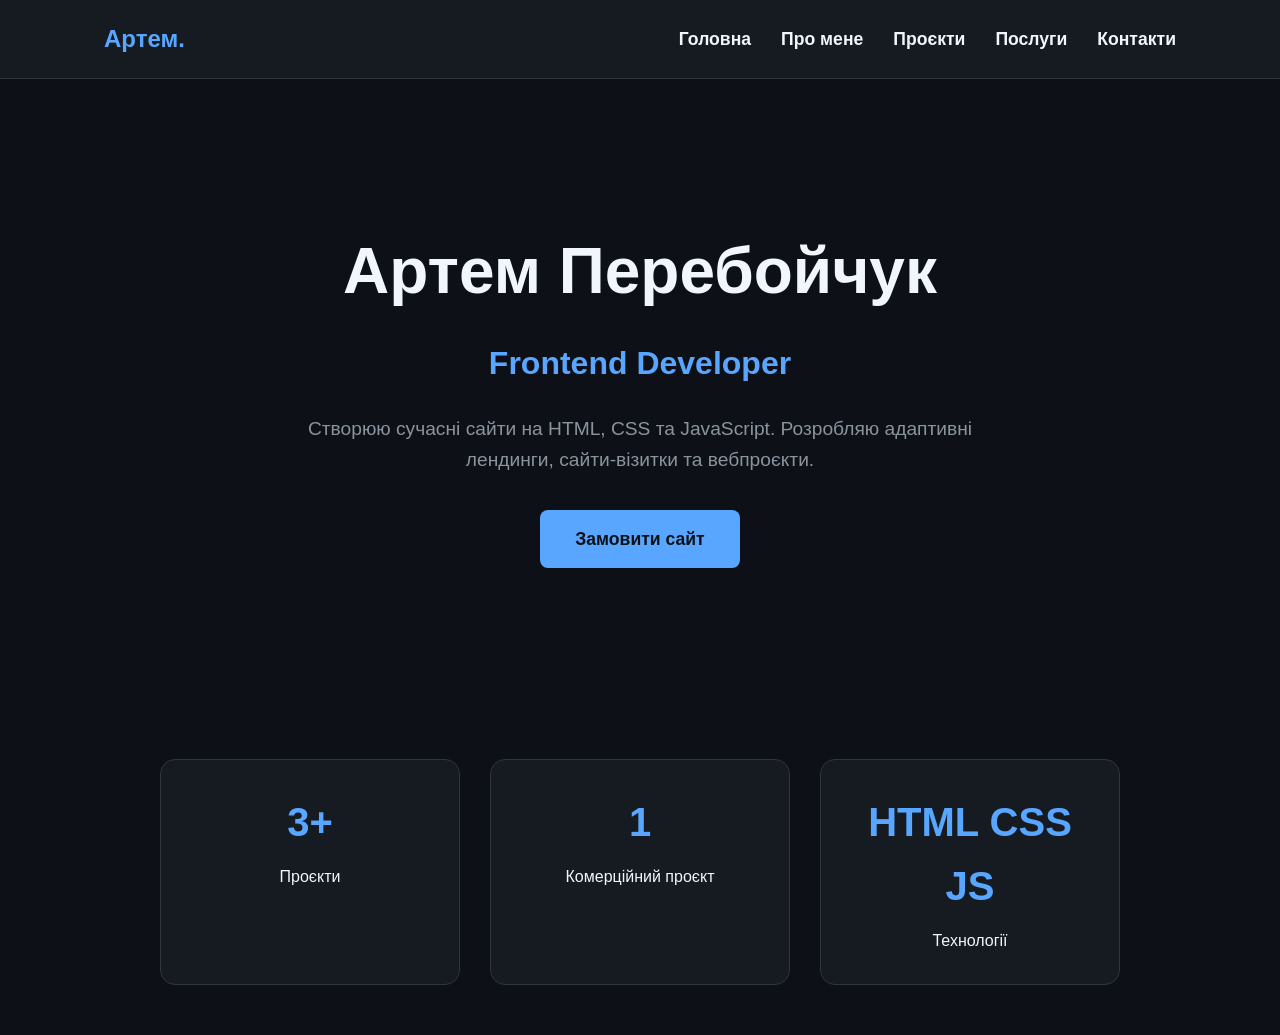
<file: index.html>
<!DOCTYPE html>
<html lang="uk">
<head>
    <meta charset="UTF-8">
    <meta name="viewport" content="width=device-width, initial-scale=1.0">
    <title>Артем Перебойчук | Frontend Developer</title>
    <link rel="stylesheet" href="style.css">
    <link rel="icon" href="icon.png" type="image/png">
</head>
<body>
    <header>
    <nav>
        <a href="index.html" class="logo">Артем.</a>
        
        <div class="hamburger" id="hamburger">
            <span></span>
            <span></span>
            <span></span>
        </div>

        <ul id="nav-links">
            <li><a href="index.html">Головна</a></li>
            <li><a href="about.html">Про мене</a></li>
            <li><a href="projects.html">Проєкти</a></li>
            <li><a href="services.html">Послуги</a></li>
            <li><a href="contact.html">Контакти</a></li>
        </ul>
    </nav>
</header>

    <main>
        <section class="hero">
            <h1>Артем Перебойчук</h1>
            <h2>Frontend Developer</h2>
            <p>
                Створюю сучасні сайти на HTML, CSS та JavaScript.
                Розробляю адаптивні лендинги, сайти-візитки та вебпроєкти.
            </p>
            <a href="contact.html" class="btn">Замовити сайт</a>
        </section>

        <section class="stats">
            <div class="stat-card">
                <h3>3+</h3>
                <p>Проєкти</p>
            </div>
            <div class="stat-card">
                <h3>1</h3>
                <p>Комерційний проєкт</p>
            </div>
            <div class="stat-card">
                <h3>HTML CSS JS</h3>
                <p>Технології</p>
            </div>
        </section>
    </main>
<script src="script.js"></script>
</body>
</html>
</file>
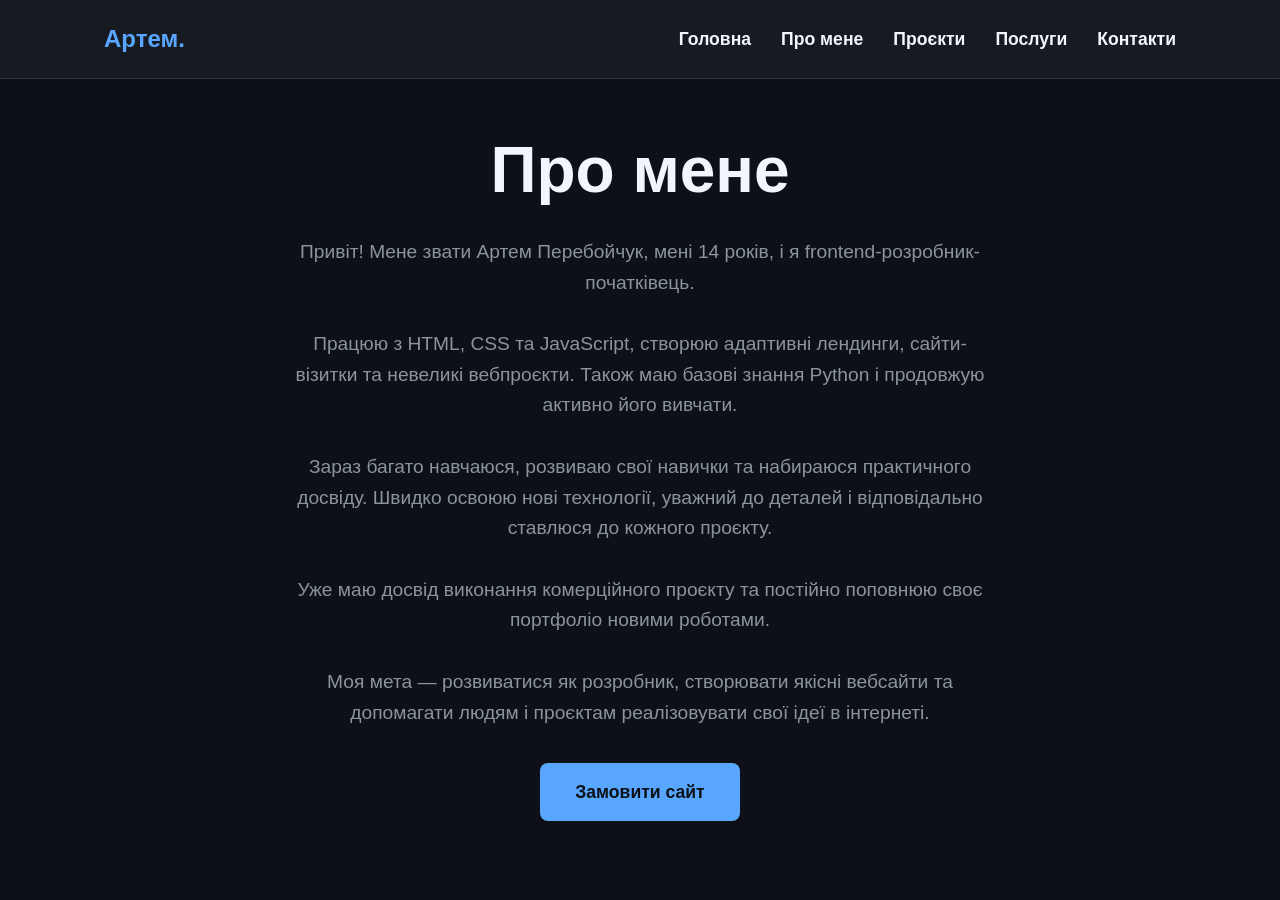
<file: about.html>
<!DOCTYPE html>
<html lang="uk">
<head>
    <meta charset="UTF-8">
    <meta name="viewport" content="width=device-width, initial-scale=1.0">
    <title>Артем Перебойчук | Frontend Developer</title>
    <link rel="stylesheet" href="style.css">
    <link rel="icon" href="icon.png" type="image/png">
</head>
<body>
    <header>
    <nav>
        <a href="index.html" class="logo">Артем.</a>
        
        <div class="hamburger" id="hamburger">
            <span></span>
            <span></span>
            <span></span>
        </div>

        <ul id="nav-links">
            <li><a href="index.html">Головна</a></li>
            <li><a href="about.html">Про мене</a></li>
            <li><a href="projects.html">Проєкти</a></li>
            <li><a href="services.html">Послуги</a></li>
            <li><a href="contact.html">Контакти</a></li>
        </ul>
    </nav>
</header>

    <main>
        <section class="hero">
            <h1>Про мене</h1>
            <p>
                Привіт! Мене звати Артем Перебойчук, мені 14 років, і я frontend-розробник-початківець. <br><br>

                Працюю з HTML, CSS та JavaScript, створюю адаптивні лендинги, сайти-візитки та невеликі вебпроєкти. Також маю базові знання Python і продовжую активно його вивчати.<br><br>
                
                Зараз багато навчаюся, розвиваю свої навички та набираюся практичного досвіду. Швидко освоюю нові технології, уважний до деталей і відповідально ставлюся до кожного проєкту.<br><br>
                
                Уже маю досвід виконання комерційного проєкту та постійно поповнюю своє портфоліо новими роботами.<br><br>
                
                Моя мета — розвиватися як розробник, створювати якісні вебсайти та допомагати людям і проєктам реалізовувати свої ідеї в інтернеті.


            </p>
            <a href="contact.html" class="btn">Замовити сайт</a>
        </section>
    </main>
    <script src="script.js"></script>
</body>
</html>
</file>
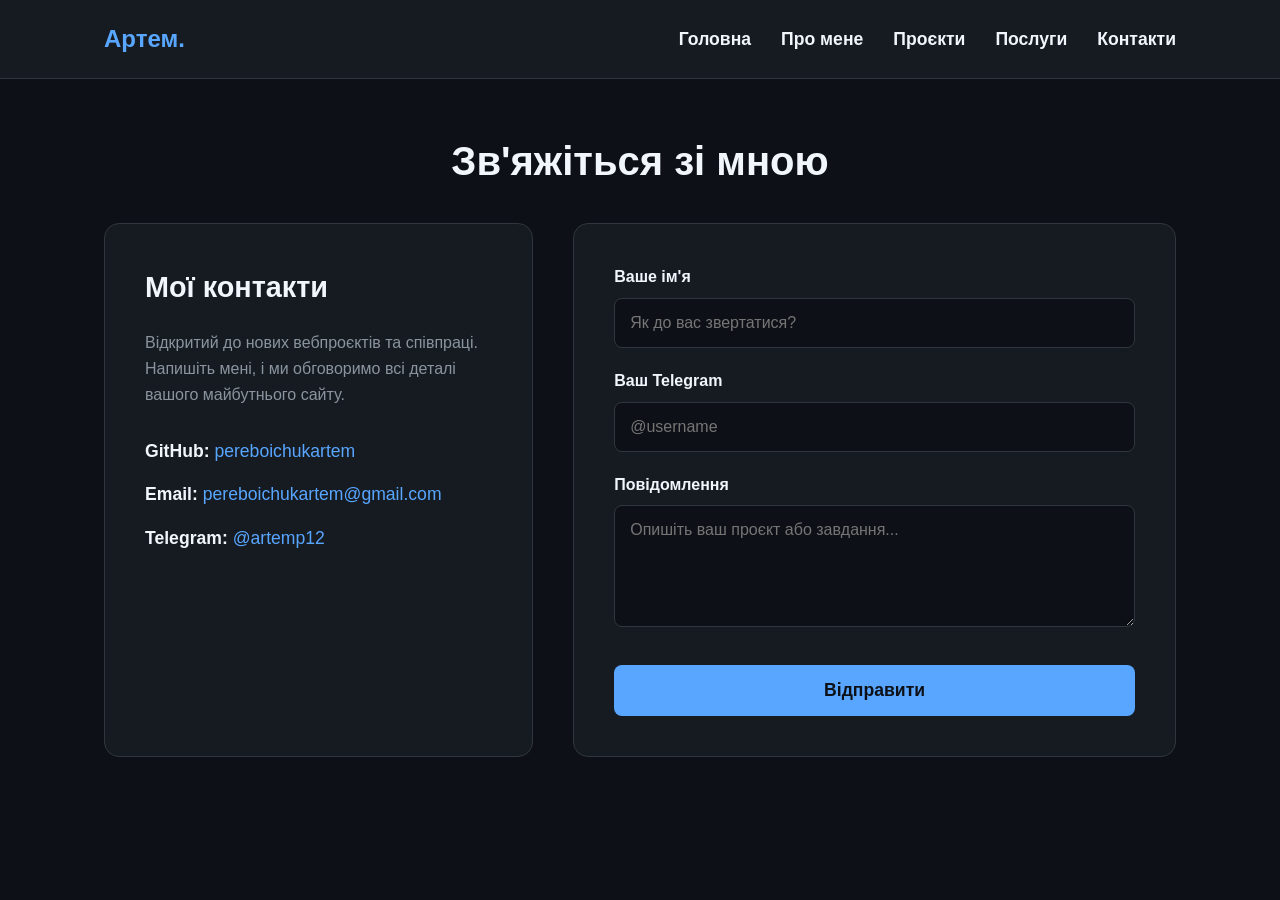
<file: contact.html>
<!DOCTYPE html>
<html lang="uk">

<head>
    <meta charset="UTF-8">
    <meta name="viewport" content="width=device-width, initial-scale=1.0">
    <title>Артем Перебойчук | Frontend Developer</title>
    <link rel="stylesheet" href="style.css">
    <link rel="icon" href="icon.png" type="image/png">
</head>

<body>
    <header>
    <nav>
        <a href="index.html" class="logo">Артем.</a>
        
        <div class="hamburger" id="hamburger">
            <span></span>
            <span></span>
            <span></span>
        </div>

        <ul id="nav-links">
            <li><a href="index.html">Головна</a></li>
            <li><a href="about.html">Про мене</a></li>
            <li><a href="projects.html">Проєкти</a></li>
            <li><a href="services.html">Послуги</a></li>
            <li><a href="contact.html">Контакти</a></li>
        </ul>
    </nav>
</header>

    <main class="container">
        <h1 class="page-title">Зв'яжіться зі мною</h1>

        <div class="contact-wrap">
            <div class="contact-info">
                <h2>Мої контакти</h2>
                <p>Відкритий до нових вебпроєктів та співпраці. Напишіть мені, і ми обговоримо всі деталі вашого
                    майбутнього сайту.</p>

                <ul class="info-list">
                    <li><strong>GitHub:</strong> <a href="https://github.com/pereboichukartem"
                            target="_blank">pereboichukartem</a></li>
                    <li><strong>Email:</strong> <a
                            href="mailto:pereboichukartem@gmail.com">pereboichukartem@gmail.com</a></li>
                    <li><strong>Telegram:</strong> <a href=""
                            target="_blank">@artemp12</a></li>
                </ul>
            </div>

            <div class="contact-form">
                <form id="tg-form">
                    <div class="form-group">
                        <label for="name">Ваше ім'я</label>
                        <input type="text" id="name" required placeholder="Як до вас звертатися?">
                    </div>
                    <div class="form-group">
                        <label for="email">Ваш Telegram</label>
                        <input type="text" id="telegram" required placeholder="@username" pattern="^@[A-Za-z0-9_]{5,32}$" title="Юзернейм має починатися з @ і містити від 5 до 32 символів (літери, цифри, підкреслення)">
                    </div>
                    <div class="form-group">
                        <label for="message">Повідомлення</label>
                        <textarea id="message" rows="5" required placeholder="Опишіть ваш проєкт або завдання..."></textarea>
                    </div>
                    <button type="submit" class="btn">Відправити</button>
                </form>
            </div>
        </div>
    </main>
<script src="script.js"></script>
</body>

</html>
</file>
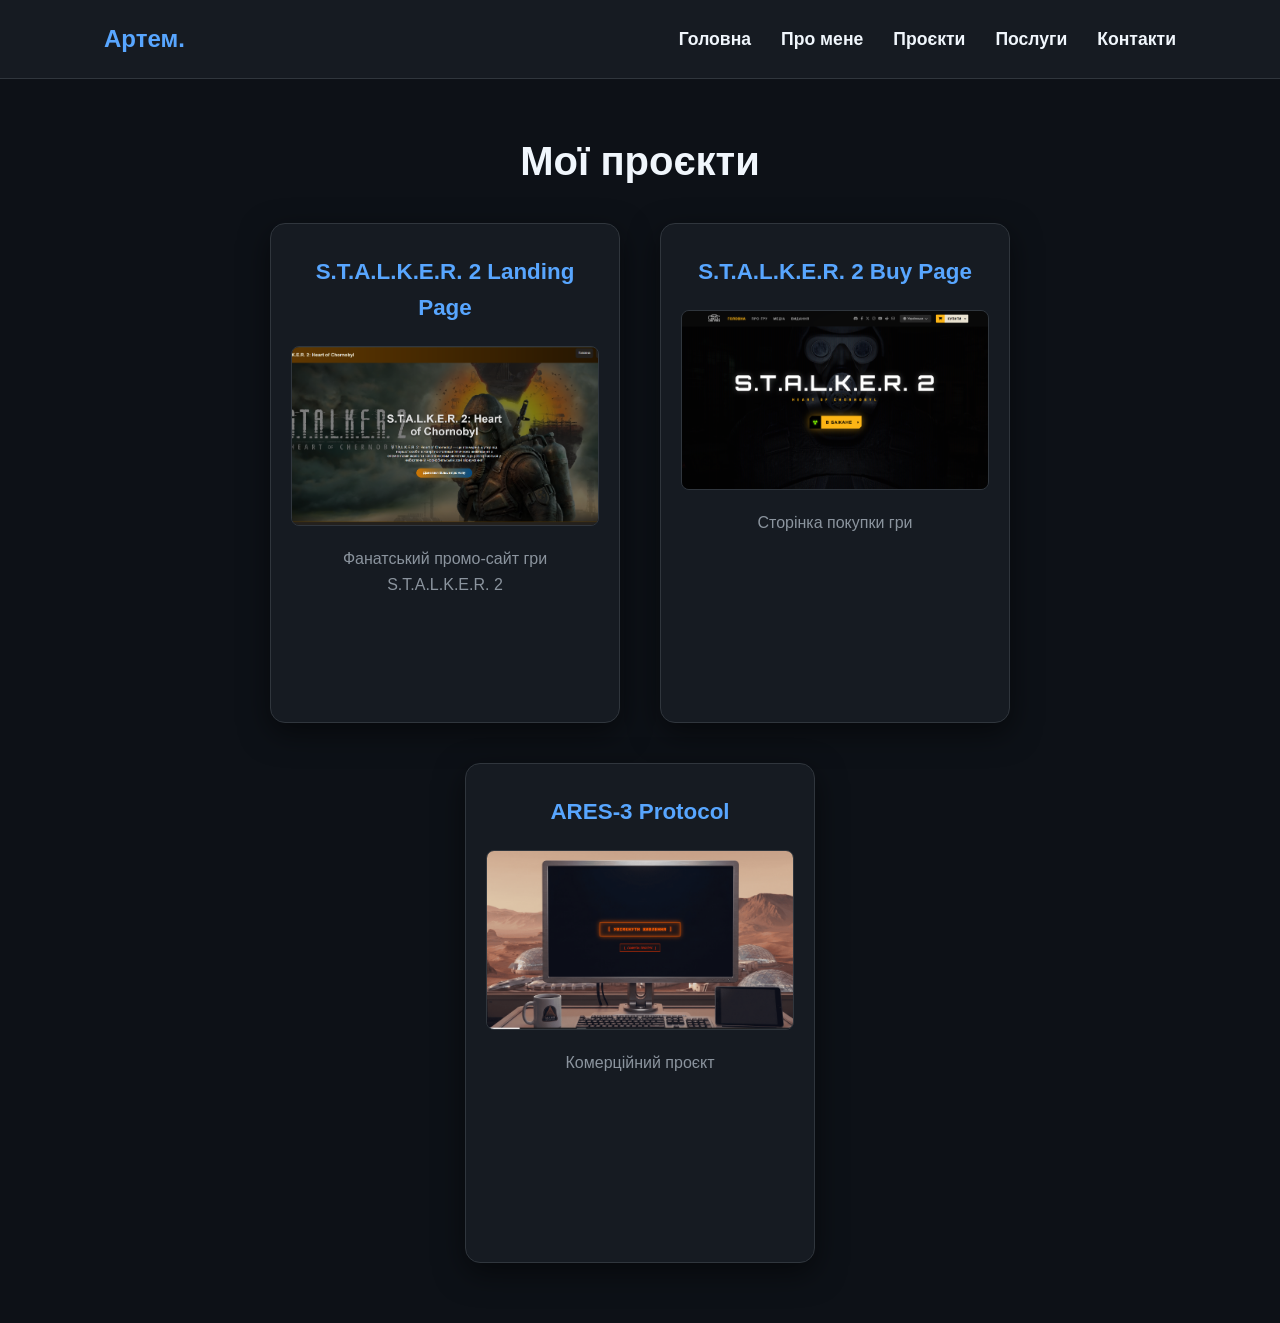
<file: projects.html>
<!DOCTYPE html>
<html lang="uk">
<head>
    <meta charset="UTF-8">
    <meta name="viewport" content="width=device-width, initial-scale=1.0">
    <title>Артем Перебойчук | Frontend Developer</title>
    <link rel="stylesheet" href="style.css">
    <link rel="icon" href="icon.png" type="image/png">
</head>
<body>
    <header>
    <nav>
        <a href="index.html" class="logo">Артем.</a>
        
        <div class="hamburger" id="hamburger">
            <span></span>
            <span></span>
            <span></span>
        </div>

        <ul id="nav-links">
            <li><a href="index.html">Головна</a></li>
            <li><a href="about.html">Про мене</a></li>
            <li><a href="projects.html">Проєкти</a></li>
            <li><a href="services.html">Послуги</a></li>
            <li><a href="contact.html">Контакти</a></li>
        </ul>
    </nav>
</header>

    <main class="container">
        <h1 class="page-title">Мої проєкти</h1>

        <div class="cards-wrap">
            <div class="project-card">
                <div class="card-front">
                    <h2>S.T.A.L.K.E.R. 2 Landing Page</h2>
                    <img src="Stalker2.png" alt="S.T.A.L.K.E.R. 2" class="img">
                    <p>Фанатський промо-сайт гри S.T.A.L.K.E.R. 2</p>
                </div>
                <div class="card-back">
                    <h2>S.T.A.L.K.E.R. 2</h2>
                    <p>Адаптивний лендинг, створений за допомогою HTML5 та CSS3. Реалізовано тематичний дизайн та сучасний інтерфейс.</p>
                    <a href="https://pereboichukartem.github.io/S.T.A.L.K.E.R.2/S.T.A.L.K.E.R._menu" class="details" target="_blank">Переглянути</a>
                </div>
            </div>

            <div class="project-card">
                <div class="card-front">
                    <h2>S.T.A.L.K.E.R. 2 Buy Page</h2>
                    <img src="Stalker2_buy.png" alt="Buy Page" class="img">
                    <p>Сторінка покупки гри</p>
                </div>
                <div class="card-back">
                    <h2>Buy Page</h2>
                    <p>Сторінка з описом видань гри, сучасним дизайном та адаптивною версткою.</p>
                    <a href="https://pereboichukartem.github.io/Stalker2_buy/" class="details" target="_blank">Переглянути</a>
                </div>
            </div>

            <div class="project-card">
                <div class="card-front">
                    <h2>ARES-3 Protocol</h2>
                    <img src="Mars.png" alt="ARES-3" class="img">
                    <p>Комерційний проєкт</p>
                </div>
                <div class="card-back">
                    <h2>ARES-3 Protocol</h2>
                    <p>Інтерактивний sci-fi проєкт. Робота виконана в рамках конкурсу. Проєкт посів 2 місце. Виграш - 5000 грн </p>
                    <a href="https://pereboichukartem.github.io/ARES-3-Protocol-Red-Horizon-Surviva/" class="details" target="_blank">Переглянути</a>
                </div>
            </div>
        </div>
    </main>
<script src="script.js"></script>
</body>
</html>
</file>
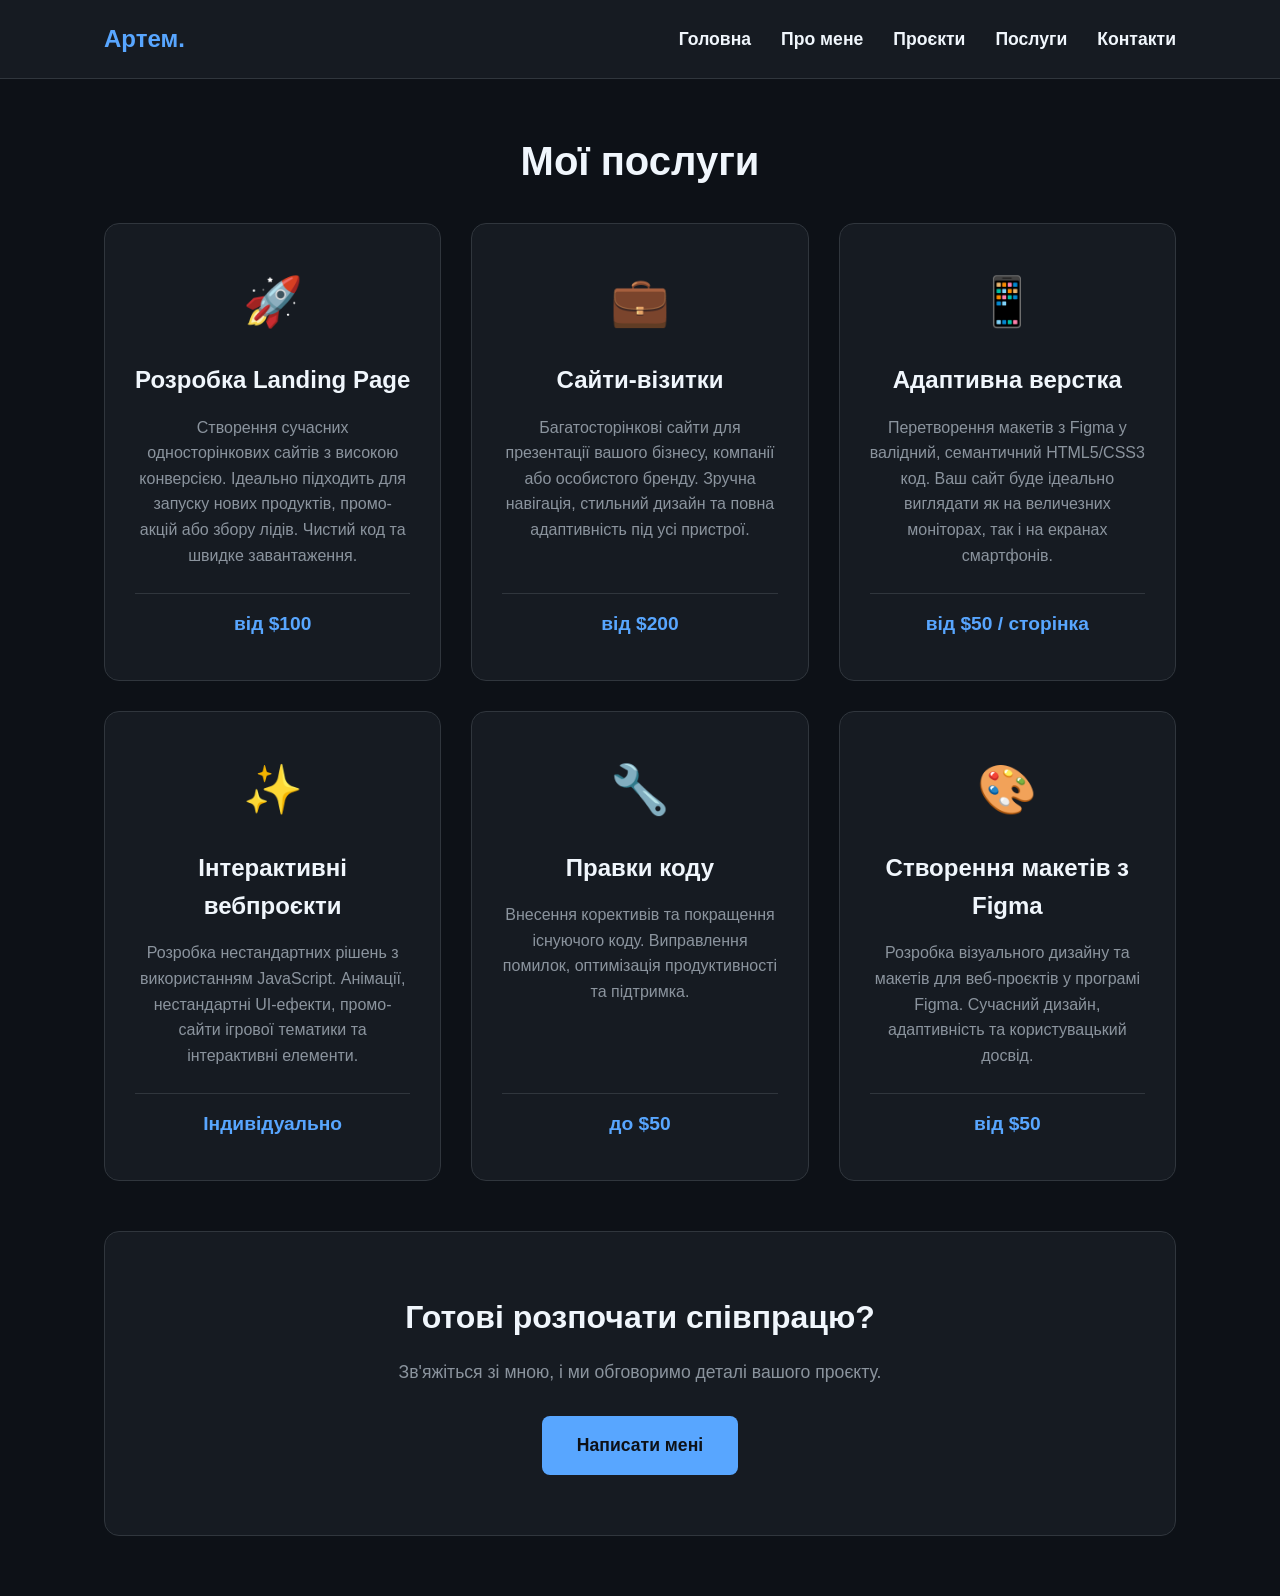
<file: services.html>
<!DOCTYPE html>
<html lang="uk">
<head>
    <meta charset="UTF-8">
    <meta name="viewport" content="width=device-width, initial-scale=1.0">
    <title>Артем Перебойчук | Frontend Developer</title>
    <link rel="stylesheet" href="style.css">
    <link rel="icon" href="icon.png" type="image/png">
</head>
<body>
    <header>
    <nav>
        <a href="index.html" class="logo">Артем.</a>
        
        <div class="hamburger" id="hamburger">
            <span></span>
            <span></span>
            <span></span>
        </div>

        <ul id="nav-links">
            <li><a href="index.html">Головна</a></li>
            <li><a href="about.html">Про мене</a></li>
            <li><a href="projects.html">Проєкти</a></li>
            <li><a href="services.html">Послуги</a></li>
            <li><a href="contact.html">Контакти</a></li>
        </ul>
    </nav>
</header>

    <main class="container">
        <h1 class="page-title">Мої послуги</h1>

        <div class="services-wrap">
            <div class="service-card">
                <div class="service-icon">🚀</div>
                <h2>Розробка Landing Page</h2>
                <p>Створення сучасних односторінкових сайтів з високою конверсією. Ідеально підходить для запуску нових продуктів, промо-акцій або збору лідів. Чистий код та швидке завантаження.</p>
                <div class="price">від $100</div>
            </div>

            <div class="service-card">
                <div class="service-icon">💼</div>
                <h2>Сайти-візитки</h2>
                <p>Багатосторінкові сайти для презентації вашого бізнесу, компанії або особистого бренду. Зручна навігація, стильний дизайн та повна адаптивність під усі пристрої.</p>
                <div class="price">від $200</div>
            </div>

            <div class="service-card">
                <div class="service-icon">📱</div>
                <h2>Адаптивна верстка</h2>
                <p>Перетворення макетів з Figma у валідний, семантичний HTML5/CSS3 код. Ваш сайт буде ідеально виглядати як на величезних моніторах, так і на екранах смартфонів.</p>
                <div class="price">від $50 / сторінка</div>
            </div>

            <div class="service-card">
                <div class="service-icon">✨</div>
                <h2>Інтерактивні вебпроєкти</h2>
                <p>Розробка нестандартних рішень з використанням JavaScript. Анімації, нестандартні UI-ефекти, промо-сайти ігрової тематики та інтерактивні елементи.</p>
                <div class="price">Індивідуально</div>
            </div>

            <div class="service-card">
                <div class="service-icon"> 🔧</div>
                <h2>Правки коду</h2>
                <p>Внесення корективів та покращення існуючого коду. Виправлення помилок, оптимізація продуктивності та підтримка.</p>
                <div class="price">до $50</div>
            </div>

            <div class="service-card">
                <div class="service-icon">🎨</div>
                <h2>Створення макетів з Figma</h2>
                <p>Розробка візуального дизайну та макетів для веб-проєктів у програмі Figma. Сучасний дизайн, адаптивність та користувацький досвід.</p>
                <div class="price">від $50</div>
            </div>
        </div>

        <div class="cta-section">
            <h2>Готові розпочати співпрацю?</h2>
            <p>Зв'яжіться зі мною, і ми обговоримо деталі вашого проєкту.</p>
            <a href="contact.html" class="btn">Написати мені</a>
        </div>
    </main>
    <script src="script.js"></script>
</body>
</html>
</file>
<file: style.css>
* {
    margin: 0;
    padding: 0;
    box-sizing: border-box;
}

body {
    font-family: Arial, sans-serif;
    background: #0D1117;
    color: #F0F6FC;
    line-height: 1.6;
}

header {
    padding: 20px 0;
    background: #161B22;
    border-bottom: 1px solid #30363D;
    position: relative;
}

nav {
    display: flex;
    justify-content: space-between;
    align-items: center;
    max-width: 1200px;
    margin: 0 auto;
    padding: 0 5%;
}

.logo {
    font-size: 1.5rem;
    font-weight: bold;
    color: #58A6FF;
    text-decoration: none;
}

nav ul {
    list-style: none;
    display: flex;
    gap: 30px;
    align-items: center;
}

nav a {
    text-decoration: none;
    color: #F0F6FC;
    transition: color 0.3s ease;
    font-weight: bold;
    font-size: 1.1rem;
}

nav a:hover {
    color: #58A6FF;
}

/* Гамбургер */
.hamburger {
    display: none;
    flex-direction: column;
    justify-content: space-between;
    width: 26px;
    height: 18px;
    cursor: pointer;
    z-index: 1001;
}

.hamburger span {
    display: block;
    height: 3px;
    width: 100%;
    background-color: #F0F6FC;
    border-radius: 3px;
    transition: all 0.3s ease;
}

.hamburger.active span:nth-child(1) {
    transform: translateY(7.5px) rotate(45deg);
}

.hamburger.active span:nth-child(2) {
    opacity: 0;
}

.hamburger.active span:nth-child(3) {
    transform: translateY(-7.5px) rotate(-45deg);
}

/*  ЗАГАЛЬНІ ЕЛЕМЕНТИ */
.container {
    padding: 0 5%;
    margin: 0 auto;
    max-width: 1200px;
}

.page-title {
    text-align: center;
    margin: 50px 0 30px;
    font-size: 2.5rem;
    color: #F0F6FC;
}

.btn {
    background: #58A6FF;
    color: #0D1117;
    text-decoration: none;
    padding: 15px 35px;
    border-radius: 8px;
    font-weight: bold;
    transition: transform 0.3s ease, box-shadow 0.3s ease;
    display: inline-block;
    border: none;
    cursor: pointer;
    font-size: 1.1rem;
}

.btn:hover {
    transform: translateY(-3px);
    box-shadow: 0 8px 20px rgba(88, 166, 255, 0.4);
}

/*  ГОЛОВНА СТОРІНКА  */
.hero {
    min-height: 70vh;
    display: flex;
    flex-direction: column;
    justify-content: center;
    align-items: center;
    text-align: center;
    padding: 40px 20px;
}

.hero h1 { font-size: 4rem; margin-bottom: 15px; color: #F0F6FC; }
.hero h2 { color: #58A6FF; margin-bottom: 25px; font-size: 2rem; }
.hero p { max-width: 700px; font-size: 1.2rem; color: #8B949E; margin-bottom: 35px; }

.stats {
    display: flex;
    justify-content: center;
    gap: 30px;
    flex-wrap: wrap;
    padding: 50px 20px;
    max-width: 1000px;
    margin: 0 auto;
}

.stat-card {
    background: #161B22;
    padding: 30px;
    border-radius: 15px;
    text-align: center;
    border: 1px solid #30363D;
    flex: 1;
    min-width: 250px;
    transition: transform 0.3s ease;
}

.stat-card:hover { transform: translateY(-5px); }
.stat-card h3 { color: #58A6FF; font-size: 2.5rem; margin-bottom: 10px; }

/*  ПРОЄКТИ */
.cards-wrap {
    display: flex;
    flex-wrap: wrap;
    gap: 40px;
    justify-content: center;
    perspective: 1000px;
    padding-bottom: 60px;
}

.project-card {
    width: 350px;
    height: 500px;
    position: relative;
    transform-style: preserve-3d;
    transition: transform 0.8s cubic-bezier(0.4, 0.2, 0.2, 1);
    cursor: pointer;
}

.project-card:hover { transform: rotateY(180deg); }

.card-front, .card-back {
    position: absolute;
    width: 100%;
    height: 100%;
    top: 0;
    left: 0;
    border: 1px solid #30363D;
    border-radius: 15px;
    background: #161B22;
    color: #F0F6FC;
    backface-visibility: hidden;
    display: flex;
    flex-direction: column;
    align-items: center;
    justify-content: flex-start;
    padding: 30px 20px;
    box-shadow: 0 10px 30px rgba(0, 0, 0, 0.5);
}

.card-back {
    background: #0D1117;
    transform: rotateY(180deg);
    justify-content: center;
}

.project-card h2 { font-size: 1.4rem; margin-bottom: 20px; color: #58A6FF; text-align: center; }
.project-card p { font-size: 1rem; color: #8B949E; text-align: center; margin-bottom: 20px; }
.img { width: 100%; height: 180px; object-fit: cover; border-radius: 8px; border: 1px solid #30363D; margin-bottom: 20px; }

.details {
    font-size: 1rem;
    font-weight: bold;
    color: #0D1117;
    text-decoration: none;
    padding: 12px 30px;
    border-radius: 8px;
    background: #58A6FF;
    transition: transform 0.3s ease, box-shadow 0.3s ease;
    margin-top: auto;
    display: inline-block;
}

.details:hover {
    transform: translateY(-3px); box-shadow: 0 5px 15px rgba(88, 166, 255, 0.4); 
}

/*  ПОСЛУГИ  */
.services-wrap {
    display: grid;
    grid-template-columns: repeat(auto-fit, minmax(280px, 1fr));
    gap: 30px;
    padding-bottom: 50px;
}

.service-card {
    background: #161B22;
    padding: 40px 30px;
    border-radius: 15px;
    border: 1px solid #30363D;
    text-align: center;
    transition: transform 0.3s ease, box-shadow 0.3s ease;
    display: flex;
    flex-direction: column;
}

.service-card:hover {
    transform: translateY(-10px);
    box-shadow: 0 10px 30px rgba(0, 0, 0, 0.5);
    border-color: #58A6FF;
}

.service-icon { font-size: 3rem; margin-bottom: 20px; }
.service-card h2 { color: #F0F6FC; font-size: 1.5rem; margin-bottom: 15px; }
.service-card p { color: #8B949E; font-size: 1rem; margin-bottom: 25px; flex-grow: 1; }
.service-card .price { color: #58A6FF; font-weight: bold; font-size: 1.2rem; padding-top: 15px; border-top: 1px solid #30363D; }

.cta-section {
    text-align: center;
    padding: 60px 20px;
    background: #161B22;
    border-radius: 15px;
    border: 1px solid #30363D;
    margin-bottom: 60px;
}

.cta-section h2 { 
    color: #F0F6FC; font-size: 2rem; margin-bottom: 15px; 
}

.cta-section p { 
    color: #8B949E; font-size: 1.1rem; margin-bottom: 30px; 
}

/*  КОНТАКТИ */
.contact-wrap {
    display: flex;
    flex-wrap: wrap;
    gap: 40px;
    justify-content: space-between;
    padding-bottom: 60px;
}

.contact-info, .contact-form {
    flex: 1;
    min-width: 300px;
    background: #161B22;
    padding: 40px;
    border-radius: 15px;
    border: 1px solid #30363D;
}

.contact-form { flex: 1.5; }
.contact-info h2 { color: #F0F6FC; margin-bottom: 20px; font-size: 1.8rem; }
.contact-info p { color: #8B949E; margin-bottom: 30px; line-height: 1.6; }
.info-list { list-style: none; padding: 0; }
.info-list li { margin-bottom: 15px; color: #F0F6FC; font-size: 1.1rem; }
.info-list a { color: #58A6FF; text-decoration: none; transition: color 0.3s ease; }
.info-list a:hover { color: #F0F6FC; }

.form-group { margin-bottom: 20px; }
.form-group label { display: block; margin-bottom: 8px; color: #F0F6FC; font-weight: bold; }

.form-group input, .form-group textarea {
    width: 100%;
    padding: 15px;
    background: #0D1117;
    border: 1px solid #30363D;
    border-radius: 8px;
    color: #F0F6FC;
    font-size: 1rem;
    transition: border-color 0.3s ease, box-shadow 0.3s ease;
    font-family: inherit;
}

.form-group input:focus, .form-group textarea:focus {
    outline: none;
    border-color: #58A6FF;
    box-shadow: 0 0 10px rgba(88, 166, 255, 0.2);
}

.contact-form .btn { width: 100%; margin-top: 10px; }

/* --- АДАПТИВНІСТЬ (МЕДІАЗАПИТИ) --- */
@media(max-width: 768px) {
    .hero h1 { font-size: 2.3rem; }
    .hero h2 { font-size: 1.5rem; }
    .stats { flex-direction: column; align-items: center; }
    .project-card { width: 100%; max-width: 350px; }
    .cta-section h2 { font-size: 1.6rem; }
    
    .hamburger { display: flex; }
    
    nav ul {
        display: none;
        flex-direction: column;
        position: absolute;
        top: 100%;
        left: 0;
        width: 100%;
        background: #161B22;
        padding: 30px 0;
        gap: 25px;
        border-bottom: 1px solid #30363D;
        z-index: 1000;
        box-shadow: 0 10px 20px rgba(0, 0, 0, 0.4);
    }
    
    nav ul.active { display: flex; }
}
</file>
